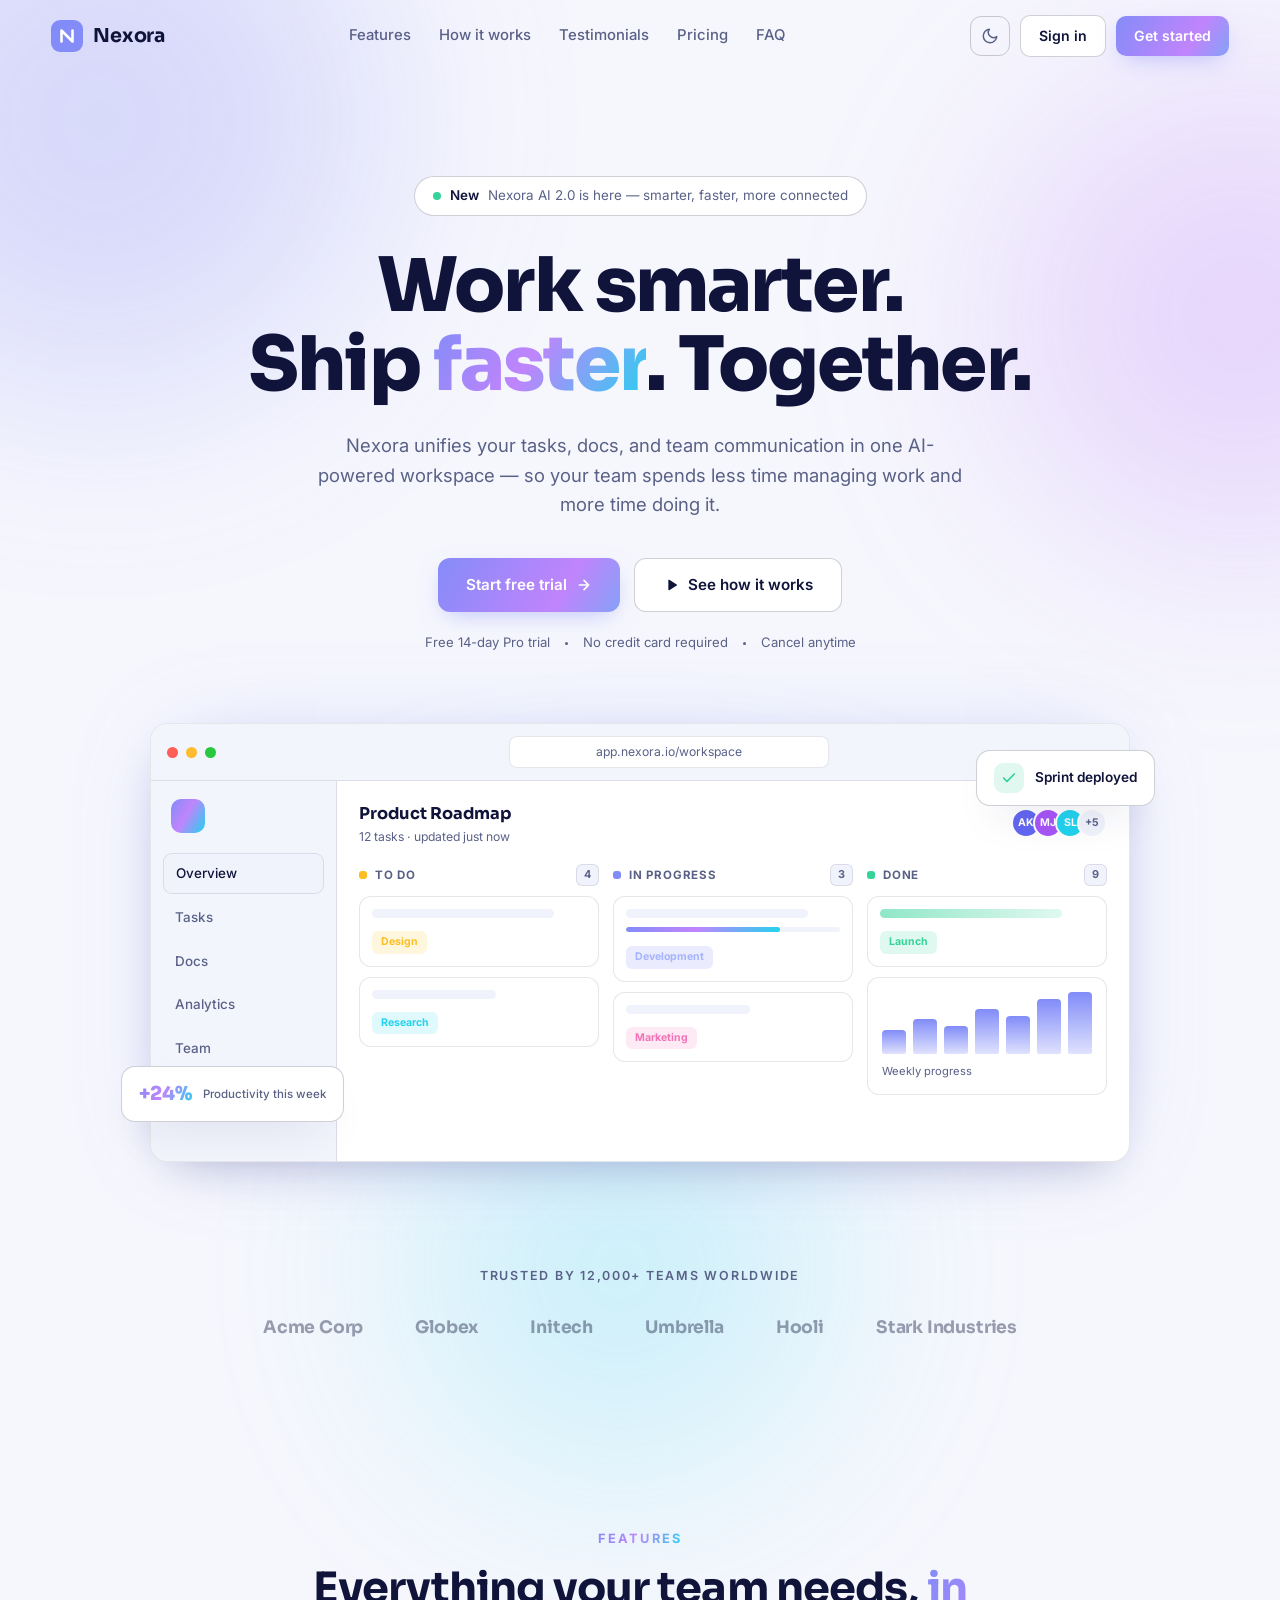
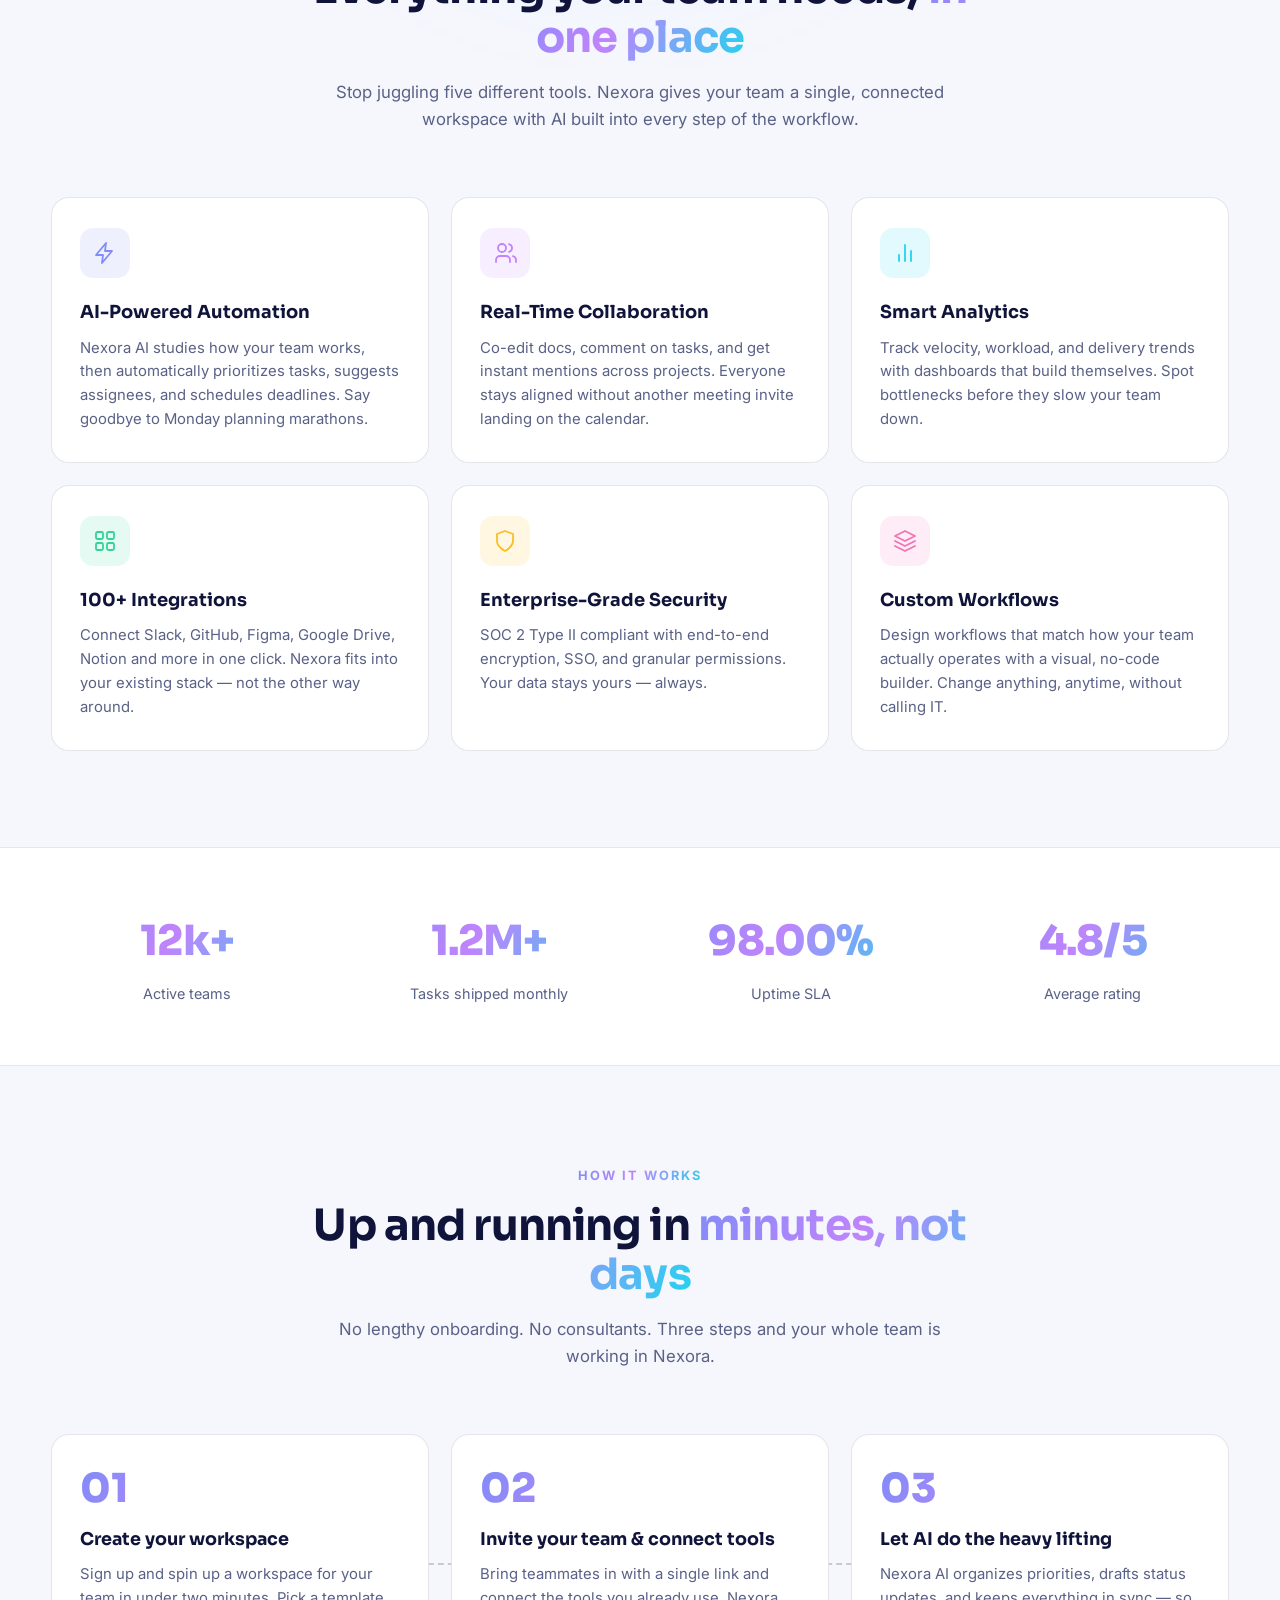
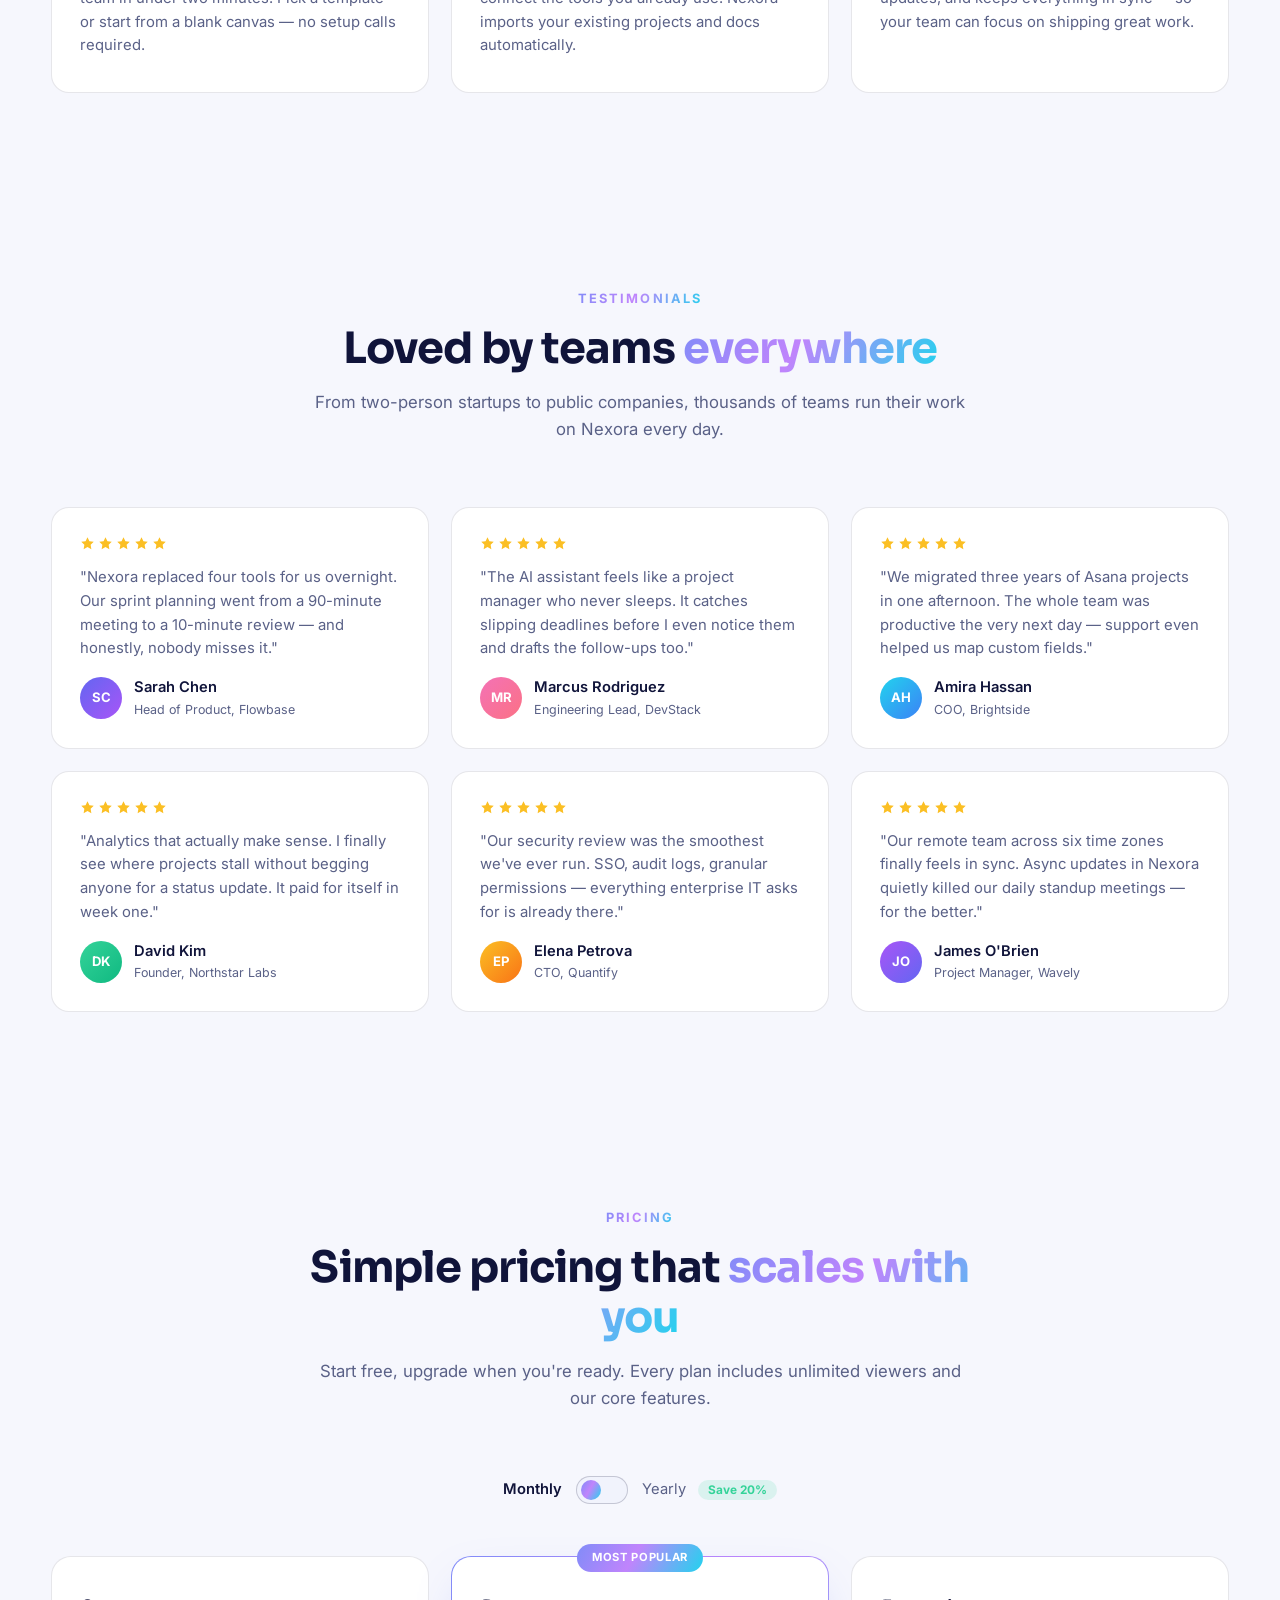
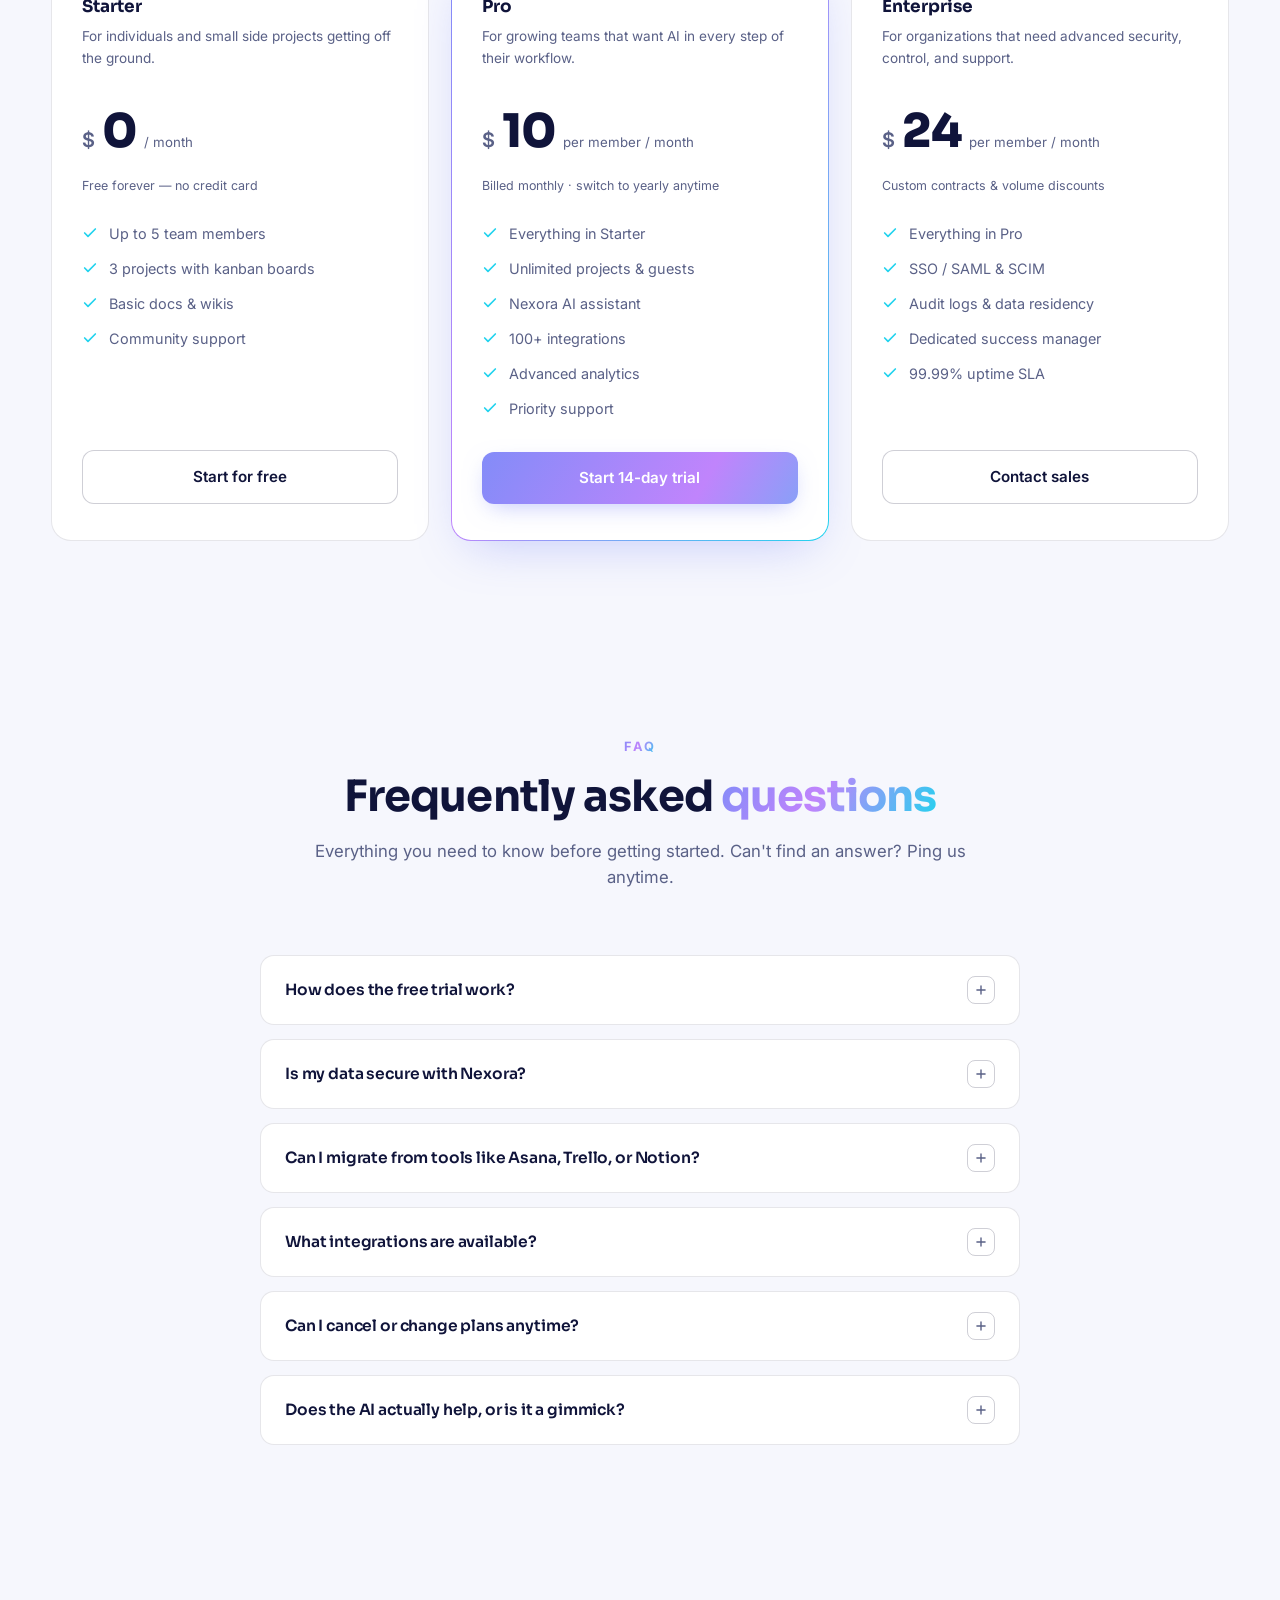
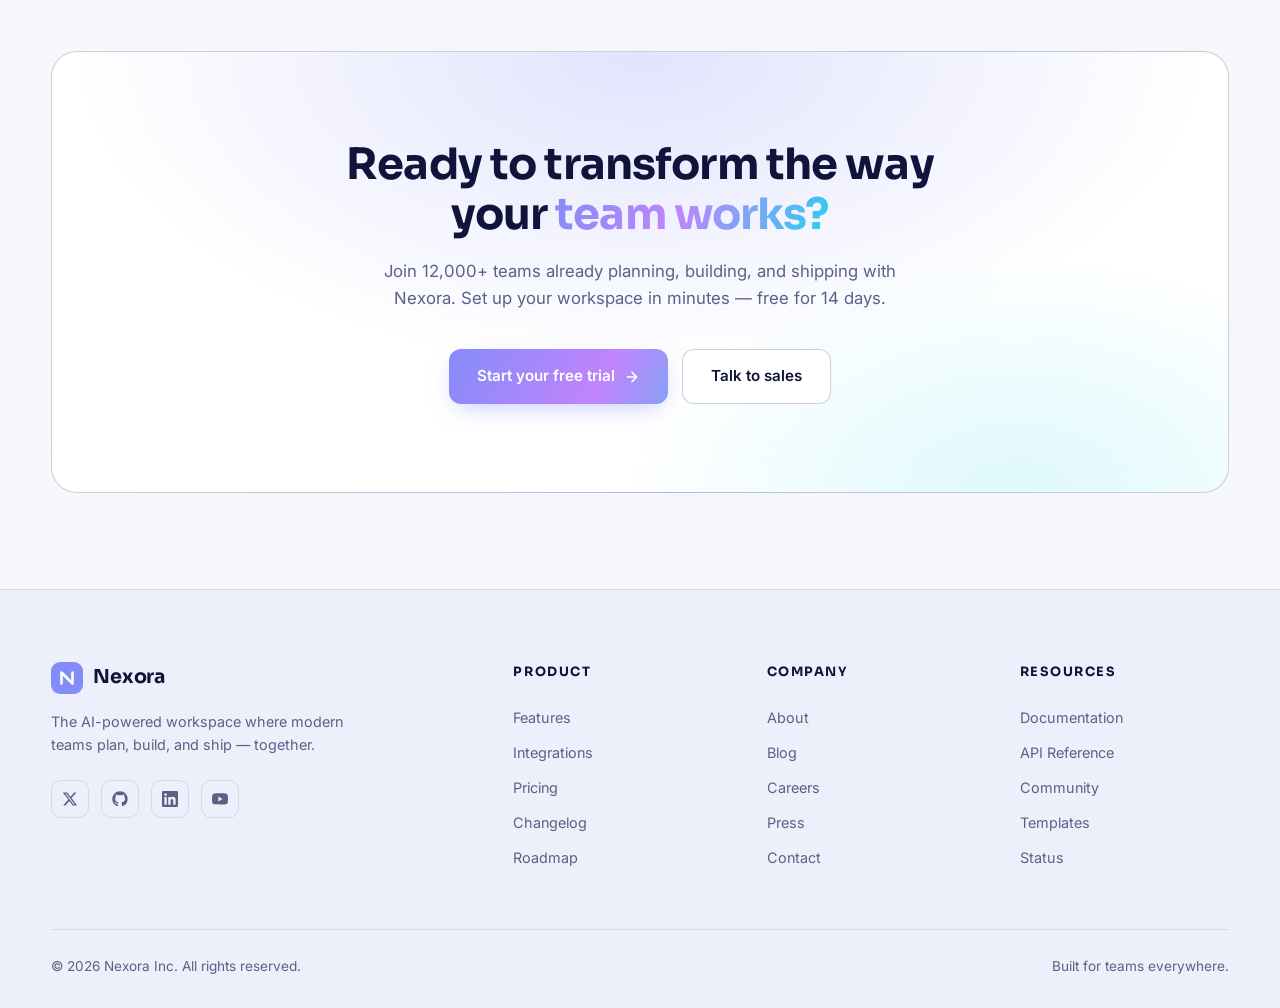
<file: index(3).html>
<!DOCTYPE html>
<html lang="en">
<head>
<meta charset="UTF-8">
<meta name="viewport" content="width=device-width, initial-scale=1.0">
<title>Nexora — AI-Powered Workspace for Modern Teams</title>
<meta name="description" content="Nexora brings your tasks, docs, and team communication into one AI-powered workspace. Plan, build, and ship faster — together.">
<meta property="og:title" content="Nexora — AI-Powered Workspace for Modern Teams">
<meta property="og:description" content="Plan, build, and ship faster — together. One AI-powered workspace for your tasks, docs, and team.">
<meta property="og:type" content="website">
<meta name="theme-color" content="#05060e">
<link rel="icon" href="data:image/svg+xml,%3Csvg xmlns='http://www.w3.org/2000/svg' viewBox='0 0 32 32'%3E%3Cdefs%3E%3ClinearGradient id='g' x1='0' y1='0' x2='1' y2='1'%3E%3Cstop offset='0' stop-color='%23818cf8'/%3E%3Cstop offset='1' stop-color='%2322d3ee'/%3E%3C/linearGradient%3E%3C/defs%3E%3Crect width='32' height='32' rx='9' fill='url(%23g)'/%3E%3Cpath d='M10.5 21.5v-11l11 11v-11' stroke='%23fff' stroke-width='2.6' stroke-linecap='round' stroke-linejoin='round' fill='none'/%3E%3C/svg%3E">
<link rel="preconnect" href="https://fonts.googleapis.com">
<link rel="preconnect" href="https://fonts.gstatic.com" crossorigin>
<link href="https://fonts.googleapis.com/css2?family=Inter:wght@400;500;600;700&family=Sora:wght@600;700;800&display=swap" rel="stylesheet">
<script>
/* Set theme before first paint to avoid flash */
(function(){try{var t=localStorage.getItem('theme');if(!t&&window.matchMedia&&window.matchMedia('(prefers-color-scheme: light)').matches){t='light';}if(t){document.documentElement.setAttribute('data-theme',t);}}catch(e){}})();
</script>
<style>
/* ============ Reset & Variables ============ */
*,*::before,*::after{margin:0;padding:0;box-sizing:border-box}
:root{
  --bg:#05060e; --bg-soft:#0a0c18; --nav-bg:rgba(6,7,17,.72);
  --surface:rgba(255,255,255,.035); --surface-2:rgba(255,255,255,.07);
  --border:rgba(255,255,255,.09); --border-2:rgba(255,255,255,.17);
  --text:#eef0fb; --muted:#9aa1c2; --card-solid:#0c0f20;
  --primary:#818cf8; --primary-2:#c084fc; --accent:#22d3ee;
  --gradient:linear-gradient(120deg,#818cf8,#c084fc 45%,#22d3ee);
  --card-shadow:0 20px 50px -20px rgba(0,0,0,.55);
  --win-bg:#0d1020; --win-side:#0a0c18;
}
[data-theme="light"]{
  --bg:#f6f7fd; --bg-soft:#edf0fa; --nav-bg:rgba(247,248,253,.8);
  --surface:#ffffff; --surface-2:#f1f3fc;
  --border:rgba(15,18,50,.1); --border-2:rgba(15,18,50,.2);
  --text:#10143a; --muted:#5a6187; --card-solid:#ffffff;
  --card-shadow:0 20px 45px -22px rgba(30,35,90,.28);
  --win-bg:#ffffff; --win-side:#f3f5fd;
}
html{scroll-behavior:smooth;scroll-padding-top:96px}
html,body{overflow-x:hidden}
body{font-family:'Inter',sans-serif;background:var(--bg);color:var(--text);line-height:1.6;-webkit-font-smoothing:antialiased;transition:background .4s,color .4s}
img,svg{display:block;max-width:100%}
a{text-decoration:none;color:inherit}
button{font:inherit;cursor:pointer;border:none;background:none;color:inherit}
ul{list-style:none}
::selection{background:rgba(129,140,248,.4)}
::-webkit-scrollbar{width:10px}
::-webkit-scrollbar-track{background:var(--bg)}
::-webkit-scrollbar-thumb{background:var(--surface-2);border-radius:8px;border:2px solid var(--bg)}
::-webkit-scrollbar-thumb:hover{background:var(--primary)}

.container{width:min(1180px,92%);margin-inline:auto}
section{padding:96px 0;position:relative}

/* ============ Typography helpers ============ */
.kicker{display:inline-block;font-size:.8rem;font-weight:700;letter-spacing:.16em;text-transform:uppercase;background:var(--gradient);-webkit-background-clip:text;background-clip:text;color:transparent;margin-bottom:14px}
h1,h2,h3{font-family:'Sora',sans-serif}
h2{font-size:clamp(1.9rem,3.6vw,2.7rem);letter-spacing:-.02em;line-height:1.15;margin-bottom:16px}
.lead{color:var(--muted);font-size:1.05rem}
.sec-head{text-align:center;max-width:660px;margin:0 auto 64px}
.grad-text{background:var(--gradient);-webkit-background-clip:text;background-clip:text;color:transparent}

/* ============ Buttons ============ */
.btn{display:inline-flex;align-items:center;justify-content:center;gap:9px;padding:14px 28px;border-radius:12px;font-weight:600;font-size:.95rem;transition:all .25s ease;white-space:nowrap}
.btn svg{transition:transform .25s}
.btn-primary{background:var(--gradient);background-size:160% 160%;background-position:0% 50%;color:#fff;box-shadow:0 8px 24px -8px rgba(129,140,248,.55)}
.btn-primary:hover{transform:translateY(-2px);box-shadow:0 14px 32px -10px rgba(129,140,248,.75);background-position:100% 50%}
.btn-primary:hover svg{transform:translateX(3px)}
.btn-ghost{border:1px solid var(--border-2);color:var(--text);background:var(--surface)}
.btn-ghost:hover{border-color:var(--primary);transform:translateY(-2px);background:var(--surface-2)}
.btn-sm{padding:9px 18px;border-radius:10px;font-size:.88rem}

/* ============ Navbar ============ */
.nav{position:fixed;top:0;left:0;right:0;z-index:100;transition:background .3s,border-color .3s,backdrop-filter .3s;border-bottom:1px solid transparent}
.nav.scrolled{background:var(--nav-bg);backdrop-filter:blur(16px);-webkit-backdrop-filter:blur(16px);border-bottom-color:var(--border)}
.nav-inner{display:flex;align-items:center;justify-content:space-between;height:72px;gap:16px}
.logo{display:flex;align-items:center;gap:10px;font-family:'Sora',sans-serif;font-weight:700;font-size:1.2rem;letter-spacing:-.01em}
.nav-menu{display:flex;align-items:center;gap:28px}
.nav-link{position:relative;color:var(--muted);font-weight:500;font-size:.93rem;transition:color .2s;padding:6px 0}
.nav-link:hover{color:var(--text)}
.nav-link::after{content:"";position:absolute;left:0;bottom:0;width:0;height:2px;background:var(--gradient);border-radius:2px;transition:width .25s}
.nav-link:hover::after{width:100%}
.nav-cta{display:flex;align-items:center;gap:10px}
.theme-btn{width:40px;height:40px;border-radius:11px;border:1px solid var(--border-2);display:grid;place-items:center;color:var(--muted);transition:all .25s}
.theme-btn:hover{color:var(--text);border-color:var(--primary);transform:translateY(-1px)}
[data-theme="light"] .i-sun{display:none}
html:not([data-theme="light"]) .i-moon{display:none}
.burger{display:none;flex-direction:column;gap:5px;width:42px;height:42px;border:1px solid var(--border-2);border-radius:11px;align-items:center;justify-content:center;transition:.25s}
.burger span{width:18px;height:2px;background:var(--text);border-radius:2px;transition:.3s}
.burger.open span:nth-child(1){transform:translateY(7px) rotate(45deg)}
.burger.open span:nth-child(2){opacity:0}
.burger.open span:nth-child(3){transform:translateY(-7px) rotate(-45deg)}

/* ============ Hero ============ */
.hero{padding:176px 0 96px;text-align:center;position:relative}
.orb{position:absolute;border-radius:50%;filter:blur(110px);opacity:.35;pointer-events:none;z-index:-1}
[data-theme="light"] .orb{opacity:.2}
.orb-1{width:560px;height:560px;background:#6366f1;top:-160px;left:-180px}
.orb-2{width:480px;height:480px;background:#a855f7;top:6%;right:-200px}
.orb-3{width:420px;height:420px;background:#22d3ee;bottom:-220px;left:32%;opacity:.22}
.badge{display:inline-flex;align-items:center;gap:9px;padding:8px 18px;border-radius:999px;border:1px solid var(--border-2);background:var(--surface);font-size:.84rem;color:var(--muted);margin-bottom:30px}
.badge b{color:var(--text);font-weight:600}
.pulse{width:8px;height:8px;border-radius:50%;background:#34d399;box-shadow:0 0 0 0 rgba(52,211,153,.55);animation:pulse 2.2s infinite}
@keyframes pulse{70%{box-shadow:0 0 0 9px rgba(52,211,153,0)}100%{box-shadow:0 0 0 0 rgba(52,211,153,0)}}
.hero h1{font-size:clamp(2.7rem,6.2vw,4.7rem);line-height:1.06;letter-spacing:-.025em;font-weight:800}
.hero-sub{max-width:660px;margin:26px auto 38px;color:var(--muted);font-size:clamp(1rem,1.5vw,1.16rem)}
.hero-actions{display:flex;gap:14px;justify-content:center;flex-wrap:wrap}
.hero-note{margin-top:20px;font-size:.82rem;color:var(--muted)}
.dot-sep{display:inline-block;width:3px;height:3px;border-radius:50%;background:var(--muted);margin:0 11px;vertical-align:middle}

/* ============ Hero visual (browser mockup) ============ */
.hero-visual{max-width:980px;margin:70px auto 0;position:relative;text-align:left}
.hero-visual::before{content:"";position:absolute;inset:-10% -14%;background:radial-gradient(50% 60% at 50% 45%,rgba(129,140,248,.2),transparent 70%);z-index:-1;filter:blur(28px)}
.window{background:var(--win-bg);border:1px solid var(--border);border-radius:18px;overflow:hidden;box-shadow:var(--card-shadow),0 0 90px -30px rgba(129,140,248,.4)}
.win-bar{display:flex;align-items:center;gap:8px;padding:12px 16px;border-bottom:1px solid var(--border);background:var(--win-side)}
.wdot{width:11px;height:11px;border-radius:50%}
.wdot.r{background:#ff5f57}.wdot.y{background:#febc2e}.wdot.g{background:#28c840}
.url-pill{margin:0 auto;width:min(320px,55%);text-align:center;font-size:.76rem;color:var(--muted);background:var(--surface);border:1px solid var(--border);border-radius:8px;padding:5px 12px}
.win-body{display:flex;min-height:380px}
.win-side{width:186px;border-right:1px solid var(--border);background:var(--win-side);padding:16px 12px;display:flex;flex-direction:column;gap:4px;flex-shrink:0}
.side-logo{width:34px;height:34px;border-radius:10px;background:var(--gradient);margin:2px 8px 16px}
.side-item{padding:9px 12px;border-radius:9px;color:var(--muted);font-size:.84rem;font-weight:500}
.side-item.active{background:var(--surface-2);color:var(--text);border:1px solid var(--border)}
.win-main{flex:1;padding:20px 22px;min-width:0}
.win-head{display:flex;justify-content:space-between;align-items:center;margin-bottom:18px;gap:12px}
.win-title{font-family:'Sora',sans-serif;font-weight:700;font-size:1.02rem}
.win-sub{font-size:.76rem;color:var(--muted)}
.win-avatars{display:flex;padding-left:8px}
.win-avatars span{width:30px;height:30px;border-radius:50%;border:2px solid var(--win-bg);margin-left:-8px;display:grid;place-items:center;font-size:.66rem;font-weight:700;color:#fff}
.win-avatars span:nth-child(1){background:#6366f1}
.win-avatars span:nth-child(2){background:#a855f7}
.win-avatars span:nth-child(3){background:#22d3ee}
.win-avatars span.more{background:var(--surface-2);color:var(--muted)}
.board{display:grid;grid-template-columns:repeat(3,1fr);gap:14px}
.col-head{display:flex;align-items:center;gap:8px;font-size:.72rem;font-weight:700;color:var(--muted);margin-bottom:10px;text-transform:uppercase;letter-spacing:.07em}
.col-head i{width:8px;height:8px;border-radius:3px;flex-shrink:0}
.col:nth-child(1) .col-head i{background:#fbbf24}
.col:nth-child(2) .col-head i{background:#818cf8}
.col:nth-child(3) .col-head i{background:#34d399}
.col-head .count{margin-left:auto;background:var(--surface-2);border:1px solid var(--border);border-radius:6px;padding:1px 7px;font-size:.68rem;letter-spacing:0}
.card{background:var(--surface);border:1px solid var(--border);border-radius:12px;padding:12px;margin-bottom:10px;transition:transform .25s,border-color .25s}
.card:hover{transform:translateY(-2px);border-color:var(--border-2)}
.c-top{height:9px;width:85%;border-radius:5px;background:var(--surface-2);margin-bottom:9px}
.c-top.short{width:58%}
.card.done .c-top{background:linear-gradient(90deg,rgba(52,211,153,.55),rgba(52,211,153,.15))}
.tag{display:inline-block;font-size:.66rem;font-weight:700;padding:3px 9px;border-radius:6px}
.t1{background:rgba(251,191,36,.15);color:#fbbf24}
.t2{background:rgba(34,211,238,.14);color:#22d3ee}
.t3{background:rgba(129,140,248,.17);color:#a5b4fc}
.t4{background:rgba(244,114,182,.15);color:#f472b6}
.t5{background:rgba(52,211,153,.15);color:#34d399}
.bar-mini{height:5px;border-radius:4px;background:var(--surface-2);margin-bottom:10px;overflow:hidden}
.bar-mini i{display:block;height:100%;width:0;background:var(--gradient);border-radius:4px;animation:grow 1.5s .7s cubic-bezier(.2,.7,.3,1) forwards}
@keyframes grow{to{width:72%}}
.chart{background:var(--surface);border:1px solid var(--border);border-radius:12px;padding:14px}
.bars{display:flex;align-items:flex-end;gap:7px;height:62px;margin-bottom:9px}
.bars i{flex:1;border-radius:4px 4px 2px 2px;background:linear-gradient(180deg,#818cf8,rgba(129,140,248,.25));height:var(--h);animation:rise .9s cubic-bezier(.2,.7,.3,1) both}
@keyframes rise{from{height:0}}
.chart-label{font-size:.7rem;color:var(--muted)}
.float-chip{position:absolute;display:flex;align-items:center;gap:11px;background:var(--card-solid);border:1px solid var(--border-2);border-radius:14px;padding:12px 17px;font-size:.85rem;font-weight:600;box-shadow:var(--card-shadow);animation:floaty 5.5s ease-in-out infinite}
.chip-1{top:6%;right:-2.5%;animation-delay:.9s}
.chip-2{bottom:9%;left:-3%;animation-delay:1.6s}
.chip-1 .ic{width:30px;height:30px;border-radius:9px;background:rgba(52,211,153,.15);color:#34d399;display:grid;place-items:center;flex-shrink:0}
.chip-2 .pct{background:var(--gradient);-webkit-background-clip:text;background-clip:text;color:transparent;font-family:'Sora',sans-serif;font-size:1.2rem;font-weight:800}
.chip-2 small{display:block;font-weight:500;color:var(--muted);font-size:.72rem}
@keyframes floaty{0%,100%{transform:translateY(0)}50%{transform:translateY(-12px)}}

/* ============ Trusted logos ============ */
.trusted{padding:8px 0 88px;text-align:center}
.trusted-label{font-size:.78rem;text-transform:uppercase;letter-spacing:.14em;color:var(--muted);margin-bottom:28px;font-weight:600}
.trusted-logos{display:flex;flex-wrap:wrap;justify-content:center;gap:20px 52px}
.trusted-logos span{font-family:'Sora',sans-serif;font-weight:700;font-size:1.08rem;color:var(--text);opacity:.4;transition:opacity .25s;letter-spacing:-.01em}
.trusted-logos span:hover{opacity:.85}
/* ============ Features ============ */
.features-grid{display:grid;grid-template-columns:repeat(3,1fr);gap:22px}
.f-card{--c:#818cf8;background:var(--surface);border:1px solid var(--border);border-radius:18px;padding:30px 28px;transition:transform .3s,border-color .3s,box-shadow .3s;position:relative;overflow:hidden}
.f-card::before{content:"";position:absolute;top:0;left:0;right:0;height:1px;background:linear-gradient(90deg,transparent,var(--c),transparent);opacity:0;transition:opacity .3s}
.f-card:hover{transform:translateY(-6px);box-shadow:var(--card-shadow)}
.f-card:hover::before{opacity:.7}
.f-icon{width:50px;height:50px;border-radius:13px;display:grid;place-items:center;margin-bottom:20px;background:color-mix(in srgb,var(--c) 13%,transparent);color:var(--c)}
.f-card h3{font-size:1.12rem;margin-bottom:10px;font-weight:700}
.f-card p{color:var(--muted);font-size:.93rem}

/* ============ Stats band ============ */
.stats-band{border-top:1px solid var(--border);border-bottom:1px solid var(--border);background:var(--surface);padding:60px 0}
.stats-grid{display:grid;grid-template-columns:repeat(4,1fr);gap:30px;text-align:center}
.stat-num{font-family:'Sora',sans-serif;font-weight:800;font-size:clamp(1.9rem,3.4vw,2.6rem);letter-spacing:-.02em;background:var(--gradient);-webkit-background-clip:text;background-clip:text;color:transparent}
.stat-label{color:var(--muted);font-size:.9rem;margin-top:8px}

/* ============ How it works ============ */
.steps{display:grid;grid-template-columns:repeat(3,1fr);gap:22px;position:relative}
.steps::before{content:"";position:absolute;top:50%;left:10%;right:10%;border-top:2px dashed var(--border-2)}
.step{background:var(--card-solid);border:1px solid var(--border);border-radius:18px;padding:34px 28px;position:relative;transition:transform .3s,border-color .3s,box-shadow .3s}
.step:hover{transform:translateY(-6px);border-color:rgba(129,140,248,.5);box-shadow:var(--card-shadow)}
.step-num{font-family:'Sora',sans-serif;font-weight:800;font-size:2.5rem;line-height:1;background:var(--gradient);-webkit-background-clip:text;background-clip:text;color:transparent;display:block;margin-bottom:16px}
.step h3{font-size:1.1rem;margin-bottom:10px;font-weight:700}
.step p{color:var(--muted);font-size:.93rem}

/* ============ Testimonials ============ */
.testi-grid{display:grid;grid-template-columns:repeat(3,1fr);gap:22px}
.t-card{background:var(--surface);border:1px solid var(--border);border-radius:18px;padding:28px;display:flex;flex-direction:column;gap:15px;transition:transform .3s,border-color .3s,box-shadow .3s}
.t-card:hover{transform:translateY(-5px);box-shadow:var(--card-shadow);border-color:var(--border-2)}
.stars{display:flex;gap:3px;color:#fbbf24}
.t-quote{color:var(--muted);font-size:.93rem;flex:1}
.t-author{display:flex;align-items:center;gap:12px}
.t-avatar{width:42px;height:42px;border-radius:50%;display:grid;place-items:center;font-weight:700;font-size:.82rem;color:#fff;flex-shrink:0}
.t-name{font-weight:600;font-size:.92rem}
.t-role{font-size:.78rem;color:var(--muted)}

/* ============ Pricing ============ */
.billing-toggle{display:flex;align-items:center;justify-content:center;gap:14px;margin-bottom:52px;font-size:.92rem;color:var(--muted);flex-wrap:wrap}
.billing-toggle b{color:var(--text);font-weight:600}
.switch{position:relative;width:52px;height:28px;display:inline-block}
.switch input{opacity:0;width:0;height:0;position:absolute}
.slider{position:absolute;inset:0;background:var(--surface-2);border:1px solid var(--border-2);border-radius:999px;cursor:pointer;transition:.3s}
.slider::before{content:"";position:absolute;width:20px;height:20px;border-radius:50%;background:var(--gradient);top:3px;left:4px;transition:.3s}
.switch input:checked + .slider::before{transform:translateX(23px)}
.save-badge{background:rgba(52,211,153,.14);color:#34d399;font-size:.74rem;font-weight:700;padding:3px 10px;border-radius:999px;margin-left:8px}
.pricing-grid{display:grid;grid-template-columns:repeat(3,1fr);gap:22px;align-items:stretch}
.p-card{background:var(--surface);border:1px solid var(--border);border-radius:20px;padding:36px 30px;display:flex;flex-direction:column;position:relative;transition:transform .3s,box-shadow .3s}
.p-card:hover{transform:translateY(-6px);box-shadow:var(--card-shadow)}
.p-card.popular{border:1px solid transparent;background:linear-gradient(var(--card-solid),var(--card-solid)) padding-box,var(--gradient) border-box;box-shadow:0 18px 50px -18px rgba(129,140,248,.45)}
.p-badge{position:absolute;top:-13px;left:50%;transform:translateX(-50%);background:var(--gradient);color:#fff;font-size:.7rem;font-weight:700;padding:5px 15px;border-radius:999px;letter-spacing:.06em;text-transform:uppercase;white-space:nowrap}
.p-name{font-family:'Sora',sans-serif;font-weight:700;font-size:1.06rem;margin-bottom:6px}
.p-desc{color:var(--muted);font-size:.85rem;margin-bottom:24px}
.p-price{display:flex;align-items:baseline;gap:7px}
.p-price .cur{font-size:1.25rem;font-weight:600;color:var(--muted)}
.p-price .amount{font-family:'Sora',sans-serif;font-weight:800;font-size:2.9rem;letter-spacing:-.02em;display:inline-block}
.amount.bump{animation:bump .35s ease}
@keyframes bump{40%{transform:scale(1.14)}}
.p-price .period{color:var(--muted);font-size:.83rem}
.p-note{font-size:.78rem;color:var(--muted);margin:8px 0 26px;min-height:18px}
.p-list{display:flex;flex-direction:column;gap:12px;margin-bottom:32px;flex:1}
.p-list li{display:flex;gap:11px;font-size:.9rem;color:var(--muted);align-items:flex-start}
.p-list svg{flex-shrink:0;margin-top:3px;color:var(--accent)}
.p-card .btn{width:100%}

/* ============ FAQ ============ */
.faq-wrap{max-width:760px;margin:0 auto}
.faq-item{border:1px solid var(--border);border-radius:14px;background:var(--surface);margin-bottom:14px;overflow:hidden;transition:border-color .3s}
.faq-item.open{border-color:var(--border-2)}
.faq-q{width:100%;display:flex;justify-content:space-between;align-items:center;gap:16px;text-align:left;padding:20px 24px;font-weight:600;font-size:.97rem;font-family:'Sora',sans-serif;letter-spacing:-.01em}
.faq-q .fx{flex-shrink:0;width:28px;height:28px;border-radius:8px;border:1px solid var(--border-2);display:grid;place-items:center;transition:.3s;color:var(--muted)}
.faq-item.open .fx{transform:rotate(45deg);background:var(--gradient);color:#fff;border-color:transparent}
.faq-a{max-height:0;overflow:hidden;transition:max-height .35s ease}
.faq-a p{padding:0 24px 22px;color:var(--muted);font-size:.93rem}

/* ============ CTA ============ */
.cta-panel{position:relative;overflow:hidden;border-radius:26px;border:1px solid var(--border-2);padding:clamp(52px,7vw,88px) 28px;text-align:center;background:radial-gradient(80% 120% at 50% 0%,rgba(129,140,248,.24),transparent 60%),radial-gradient(55% 90% at 82% 100%,rgba(34,211,238,.15),transparent 60%),var(--card-solid)}
.cta-panel h2{max-width:660px;margin:0 auto 18px}
.cta-panel .lead{max-width:560px;margin:0 auto 38px}
.cta-actions{display:flex;gap:14px;justify-content:center;flex-wrap:wrap}

/* ============ Footer ============ */
.footer{border-top:1px solid var(--border);padding:72px 0 30px;background:var(--bg-soft)}
.footer-grid{display:grid;grid-template-columns:2fr 1fr 1fr 1fr;gap:44px;margin-bottom:54px}
.f-brand p{color:var(--muted);font-size:.9rem;margin-top:16px;max-width:300px}
.socials{display:flex;gap:12px;margin-top:24px}
.socials a{width:38px;height:38px;border-radius:10px;border:1px solid var(--border);display:grid;place-items:center;color:var(--muted);transition:all .25s}
.socials a:hover{color:var(--text);border-color:var(--primary);transform:translateY(-2px)}
.f-col h4{font-size:.8rem;text-transform:uppercase;letter-spacing:.12em;margin-bottom:18px;font-family:'Sora',sans-serif;color:var(--text)}
.f-col a{display:block;color:var(--muted);font-size:.9rem;padding:6px 0;transition:color .2s}
.f-col a:hover{color:var(--text)}
.footer-bottom{border-top:1px solid var(--border);padding-top:26px;display:flex;justify-content:space-between;align-items:center;gap:12px;flex-wrap:wrap;color:var(--muted);font-size:.85rem}

/* ============ Reveal animations ============ */
.reveal{opacity:0;transform:translateY(28px);transition:opacity .7s ease,transform .7s ease}
.reveal.visible{opacity:1;transform:none}
.d1{transition-delay:.08s}.d2{transition-delay:.16s}.d3{transition-delay:.24s}.d4{transition-delay:.32s}.d5{transition-delay:.4s}

/* ============ Responsive ============ */
@media(max-width:1024px){
  .features-grid,.testi-grid{grid-template-columns:repeat(2,1fr)}
  .win-side{width:150px}
}
@media(max-width:900px){
  .nav-menu{position:fixed;top:84px;left:16px;right:16px;flex-direction:column;align-items:stretch;gap:4px;background:var(--card-solid);border:1px solid var(--border);border-radius:16px;padding:14px;box-shadow:var(--card-shadow);display:none}
  .nav-menu.open{display:flex}
  .nav-link{padding:12px 14px;border-radius:10px;font-size:.98rem}
  .nav-link::after{display:none}
  .nav-link:hover{background:var(--surface-2)}
  .burger{display:flex}
  .steps{grid-template-columns:1fr;max-width:480px;margin:0 auto}
  .steps::before{display:none}
  .pricing-grid{grid-template-columns:1fr;max-width:460px;margin:0 auto}
  .footer-grid{grid-template-columns:1fr 1fr;gap:36px}
  .hide-sm{display:none}
}
@media(max-width:760px){
  .stats-grid{grid-template-columns:1fr 1fr;gap:36px}
  .win-side{display:none}
  .win-body{min-height:320px}
}
@media(max-width:640px){
  section{padding:76px 0}
  .hero{padding:150px 0 76px}
  .features-grid,.testi-grid{grid-template-columns:1fr}
  .board{grid-template-columns:1fr 1fr}
  .board .col:nth-child(3){display:none}
  .chip-1{right:0}
  .chip-2{left:0}
  .float-chip{font-size:.76rem;padding:10px 13px}
  .trusted-logos{gap:16px 34px}
  .trusted-logos span{font-size:.95rem}
  .footer-grid{grid-template-columns:1fr;gap:32px}
  .footer-bottom{flex-direction:column;text-align:center}
}
@media(prefers-reduced-motion:reduce){
  *,*::before,*::after{animation:none!important;transition:none!important}
  .reveal{opacity:1;transform:none}
}
</style>
</head>
<body>
<!-- ================= NAVBAR ================= -->
<header class="nav" id="nav">
  <div class="container nav-inner">
    <a href="#top" class="logo" aria-label="Nexora home">
      <svg width="32" height="32" viewBox="0 0 32 32" fill="none" xmlns="http://www.w3.org/2000/svg">
        <defs><linearGradient id="lg" x1="0" y1="0" x2="32" y2="32"><stop stop-color="#818CF8"/><stop offset=".5" stop-color="#C084FC"/><stop offset="1" stop-color="#22D3EE"/></linearGradient></defs>
        <rect width="32" height="32" rx="9" fill="url(#lg)"/>
        <path d="M10.5 21.5v-11l11 11v-11" stroke="#fff" stroke-width="2.6" stroke-linecap="round" stroke-linejoin="round"/>
      </svg>
      <span>Nexora</span>
    </a>
    <nav class="nav-menu" id="navMenu">
      <a class="nav-link" href="#features">Features</a>
      <a class="nav-link" href="#how">How it works</a>
      <a class="nav-link" href="#testimonials">Testimonials</a>
      <a class="nav-link" href="#pricing">Pricing</a>
      <a class="nav-link" href="#faq">FAQ</a>
    </nav>
    <div class="nav-cta">
      <button class="theme-btn" id="themeToggle" aria-label="Toggle color theme">
        <svg class="i-sun" width="18" height="18" viewBox="0 0 24 24" fill="none" stroke="currentColor" stroke-width="2" stroke-linecap="round" stroke-linejoin="round"><circle cx="12" cy="12" r="4"/><path d="M12 2v2M12 20v2M4.93 4.93l1.41 1.41M17.66 17.66l1.41 1.41M2 12h2M20 12h2M4.93 19.07l1.41-1.41M17.66 6.34l1.41-1.41"/></svg>
        <svg class="i-moon" width="18" height="18" viewBox="0 0 24 24" fill="none" stroke="currentColor" stroke-width="2" stroke-linecap="round" stroke-linejoin="round"><path d="M21 12.79A9 9 0 1 1 11.21 3 7 7 0 0 0 21 12.79z"/></svg>
      </button>
      <a href="#pricing" class="btn btn-ghost btn-sm hide-sm">Sign in</a>
      <a href="#pricing" class="btn btn-primary btn-sm">Get started</a>
      <button class="burger" id="burger" aria-label="Open menu" aria-expanded="false"><span></span><span></span><span></span></button>
    </div>
  </div>
</header>

<!-- ================= HERO ================= -->
<section class="hero" id="top">
  <div class="orb orb-1"></div><div class="orb orb-2"></div><div class="orb orb-3"></div>
  <div class="container">
    <div class="badge reveal"><span class="pulse"></span><b>New</b><span>Nexora AI 2.0 is here &mdash; smarter, faster, more connected</span></div>
    <h1 class="reveal d1">Work smarter.<br>Ship <span class="grad-text">faster</span>. Together.</h1>
    <p class="hero-sub reveal d2">Nexora unifies your tasks, docs, and team communication in one AI-powered workspace &mdash; so your team spends less time managing work and more time doing it.</p>
    <div class="hero-actions reveal d3">
      <a href="#pricing" class="btn btn-primary">Start free trial
        <svg width="16" height="16" viewBox="0 0 24 24" fill="none" stroke="currentColor" stroke-width="2.4" stroke-linecap="round" stroke-linejoin="round"><path d="M5 12h14M12 5l7 7-7 7"/></svg>
      </a>
      <a href="#how" class="btn btn-ghost">
        <svg width="16" height="16" viewBox="0 0 24 24" fill="currentColor"><path d="M8 5.14v13.72c0 .8.87 1.3 1.56.9l11-6.86a1.05 1.05 0 0 0 0-1.8l-11-6.86A1.05 1.05 0 0 0 8 5.14z"/></svg>
        See how it works
      </a>
    </div>
    <p class="hero-note reveal d3">Free 14-day Pro trial <span class="dot-sep"></span> No credit card required <span class="dot-sep"></span> Cancel anytime</p>

    <div class="hero-visual reveal d4">
      <div class="window">
        <div class="win-bar">
          <span class="wdot r"></span><span class="wdot y"></span><span class="wdot g"></span>
          <div class="url-pill">app.nexora.io/workspace</div>
        </div>
        <div class="win-body">
          <aside class="win-side">
            <div class="side-logo"></div>
            <div class="side-item active">Overview</div>
            <div class="side-item">Tasks</div>
            <div class="side-item">Docs</div>
            <div class="side-item">Analytics</div>
            <div class="side-item">Team</div>
          </aside>
          <div class="win-main">
            <div class="win-head">
              <div>
                <div class="win-title">Product Roadmap</div>
                <div class="win-sub">12 tasks &middot; updated just now</div>
              </div>
              <div class="win-avatars"><span>AK</span><span>MJ</span><span>SL</span><span class="more">+5</span></div>
            </div>
            <div class="board">
              <div class="col">
                <div class="col-head"><i></i>To do <span class="count">4</span></div>
                <div class="card"><div class="c-top"></div><div class="tag t1">Design</div></div>
                <div class="card"><div class="c-top short"></div><div class="tag t2">Research</div></div>
              </div>
              <div class="col">
                <div class="col-head"><i></i>In progress <span class="count">3</span></div>
                <div class="card"><div class="c-top"></div><div class="bar-mini"><i></i></div><div class="tag t3">Development</div></div>
                <div class="card"><div class="c-top short"></div><div class="tag t4">Marketing</div></div>
              </div>
              <div class="col">
                <div class="col-head"><i></i>Done <span class="count">9</span></div>
                <div class="card done"><div class="c-top"></div><div class="tag t5">Launch</div></div>
                <div class="chart">
                  <div class="bars">
                    <i style="--h:38%;animation-delay:.1s"></i><i style="--h:56%;animation-delay:.18s"></i><i style="--h:44%;animation-delay:.26s"></i><i style="--h:72%;animation-delay:.34s"></i><i style="--h:60%;animation-delay:.42s"></i><i style="--h:88%;animation-delay:.5s"></i><i style="--h:100%;animation-delay:.58s"></i>
                  </div>
                  <div class="chart-label">Weekly progress</div>
                </div>
              </div>
            </div>
          </div>
        </div>
      </div>
      <div class="float-chip chip-1">
        <span class="ic"><svg width="16" height="16" viewBox="0 0 24 24" fill="none" stroke="currentColor" stroke-width="2.6" stroke-linecap="round" stroke-linejoin="round"><path d="M20 6L9 17l-5-5"/></svg></span>
        Sprint deployed
      </div>
      <div class="float-chip chip-2"><span class="pct">+24%</span><span><small>Productivity this week</small></span></div>
    </div>
  </div>
</section>

<!-- ================= TRUSTED BY ================= -->
<div class="trusted reveal">
  <div class="container">
    <p class="trusted-label">Trusted by 12,000+ teams worldwide</p>
    <div class="trusted-logos">
      <span>Acme Corp</span><span>Globex</span><span>Initech</span><span>Umbrella</span><span>Hooli</span><span>Stark Industries</span>
    </div>
  </div>
</div>
<!-- ================= FEATURES ================= -->
<section id="features">
  <div class="container">
    <div class="sec-head reveal">
      <span class="kicker">Features</span>
      <h2>Everything your team needs, <span class="grad-text">in one place</span></h2>
      <p class="lead">Stop juggling five different tools. Nexora gives your team a single, connected workspace with AI built into every step of the workflow.</p>
    </div>
    <div class="features-grid">
      <div class="f-card reveal" style="--c:#818cf8">
        <div class="f-icon"><svg width="24" height="24" viewBox="0 0 24 24" fill="none" stroke="currentColor" stroke-width="1.8" stroke-linecap="round" stroke-linejoin="round"><path d="M13 2L3 14h7l-1 8 10-12h-7l1-8z"/></svg></div>
        <h3>AI-Powered Automation</h3>
        <p>Nexora AI studies how your team works, then automatically prioritizes tasks, suggests assignees, and schedules deadlines. Say goodbye to Monday planning marathons.</p>
      </div>
      <div class="f-card reveal d1" style="--c:#c084fc">
        <div class="f-icon"><svg width="24" height="24" viewBox="0 0 24 24" fill="none" stroke="currentColor" stroke-width="1.8" stroke-linecap="round" stroke-linejoin="round"><path d="M17 21v-2a4 4 0 0 0-4-4H7a4 4 0 0 0-4 4v2"/><circle cx="9" cy="7" r="4"/><path d="M23 21v-2a4 4 0 0 0-3-3.87"/><path d="M16 3.13a4 4 0 0 1 0 7.75"/></svg></div>
        <h3>Real-Time Collaboration</h3>
        <p>Co-edit docs, comment on tasks, and get instant mentions across projects. Everyone stays aligned without another meeting invite landing on the calendar.</p>
      </div>
      <div class="f-card reveal d2" style="--c:#22d3ee">
        <div class="f-icon"><svg width="24" height="24" viewBox="0 0 24 24" fill="none" stroke="currentColor" stroke-width="1.8" stroke-linecap="round" stroke-linejoin="round"><path d="M18 20V10"/><path d="M12 20V4"/><path d="M6 20v-6"/></svg></div>
        <h3>Smart Analytics</h3>
        <p>Track velocity, workload, and delivery trends with dashboards that build themselves. Spot bottlenecks before they slow your team down.</p>
      </div>
      <div class="f-card reveal" style="--c:#34d399">
        <div class="f-icon"><svg width="24" height="24" viewBox="0 0 24 24" fill="none" stroke="currentColor" stroke-width="1.8" stroke-linecap="round" stroke-linejoin="round"><rect x="3" y="3" width="7" height="7" rx="1.5"/><rect x="14" y="3" width="7" height="7" rx="1.5"/><rect x="3" y="14" width="7" height="7" rx="1.5"/><rect x="14" y="14" width="7" height="7" rx="1.5"/></svg></div>
        <h3>100+ Integrations</h3>
        <p>Connect Slack, GitHub, Figma, Google Drive, Notion and more in one click. Nexora fits into your existing stack &mdash; not the other way around.</p>
      </div>
      <div class="f-card reveal d1" style="--c:#fbbf24">
        <div class="f-icon"><svg width="24" height="24" viewBox="0 0 24 24" fill="none" stroke="currentColor" stroke-width="1.8" stroke-linecap="round" stroke-linejoin="round"><path d="M12 22s8-4 8-10V5l-8-3-8 3v7c0 6 8 10 8 10z"/></svg></div>
        <h3>Enterprise-Grade Security</h3>
        <p>SOC 2 Type II compliant with end-to-end encryption, SSO, and granular permissions. Your data stays yours &mdash; always.</p>
      </div>
      <div class="f-card reveal d2" style="--c:#f472b6">
        <div class="f-icon"><svg width="24" height="24" viewBox="0 0 24 24" fill="none" stroke="currentColor" stroke-width="1.8" stroke-linecap="round" stroke-linejoin="round"><path d="M12 2L2 7l10 5 10-5-10-5z"/><path d="M2 17l10 5 10-5"/><path d="M2 12l10 5 10-5"/></svg></div>
        <h3>Custom Workflows</h3>
        <p>Design workflows that match how your team actually operates with a visual, no-code builder. Change anything, anytime, without calling IT.</p>
      </div>
    </div>
  </div>
</section>

<!-- ================= STATS ================= -->
<div class="stats-band">
  <div class="container">
    <div class="stats-grid">
      <div class="reveal"><div class="stat-num"><span data-count="12">0</span>k+</div><div class="stat-label">Active teams</div></div>
      <div class="reveal d1"><div class="stat-num"><span data-count="1.2">0</span>M+</div><div class="stat-label">Tasks shipped monthly</div></div>
      <div class="reveal d2"><div class="stat-num"><span data-count="99.99">0</span>%</div><div class="stat-label">Uptime SLA</div></div>
      <div class="reveal d3"><div class="stat-num"><span data-count="4.9">0</span>/5</div><div class="stat-label">Average rating</div></div>
    </div>
  </div>
</div>

<!-- ================= HOW IT WORKS ================= -->
<section id="how">
  <div class="container">
    <div class="sec-head reveal">
      <span class="kicker">How it works</span>
      <h2>Up and running in <span class="grad-text">minutes, not days</span></h2>
      <p class="lead">No lengthy onboarding. No consultants. Three steps and your whole team is working in Nexora.</p>
    </div>
    <div class="steps">
      <div class="step reveal">
        <span class="step-num">01</span>
        <h3>Create your workspace</h3>
        <p>Sign up and spin up a workspace for your team in under two minutes. Pick a template or start from a blank canvas &mdash; no setup calls required.</p>
      </div>
      <div class="step reveal d1">
        <span class="step-num">02</span>
        <h3>Invite your team &amp; connect tools</h3>
        <p>Bring teammates in with a single link and connect the tools you already use. Nexora imports your existing projects and docs automatically.</p>
      </div>
      <div class="step reveal d2">
        <span class="step-num">03</span>
        <h3>Let AI do the heavy lifting</h3>
        <p>Nexora AI organizes priorities, drafts status updates, and keeps everything in sync &mdash; so your team can focus on shipping great work.</p>
      </div>
    </div>
  </div>
</section>

<!-- ================= TESTIMONIALS ================= -->
<section id="testimonials">
  <div class="container">
    <div class="sec-head reveal">
      <span class="kicker">Testimonials</span>
      <h2>Loved by teams <span class="grad-text">everywhere</span></h2>
      <p class="lead">From two-person startups to public companies, thousands of teams run their work on Nexora every day.</p>
    </div>
    <div class="testi-grid">
      <div class="t-card reveal">
        <div class="stars"><svg width="15" height="15" viewBox="0 0 24 24" fill="currentColor"><path d="M12 2l3.09 6.26L22 9.27l-5 4.87 1.18 6.88L12 17.77l-6.18 3.25L7 14.14 2 9.27l6.91-1.01L12 2z"/></svg><svg width="15" height="15" viewBox="0 0 24 24" fill="currentColor"><path d="M12 2l3.09 6.26L22 9.27l-5 4.87 1.18 6.88L12 17.77l-6.18 3.25L7 14.14 2 9.27l6.91-1.01L12 2z"/></svg><svg width="15" height="15" viewBox="0 0 24 24" fill="currentColor"><path d="M12 2l3.09 6.26L22 9.27l-5 4.87 1.18 6.88L12 17.77l-6.18 3.25L7 14.14 2 9.27l6.91-1.01L12 2z"/></svg><svg width="15" height="15" viewBox="0 0 24 24" fill="currentColor"><path d="M12 2l3.09 6.26L22 9.27l-5 4.87 1.18 6.88L12 17.77l-6.18 3.25L7 14.14 2 9.27l6.91-1.01L12 2z"/></svg><svg width="15" height="15" viewBox="0 0 24 24" fill="currentColor"><path d="M12 2l3.09 6.26L22 9.27l-5 4.87 1.18 6.88L12 17.77l-6.18 3.25L7 14.14 2 9.27l6.91-1.01L12 2z"/></svg></div>
        <p class="t-quote">"Nexora replaced four tools for us overnight. Our sprint planning went from a 90-minute meeting to a 10-minute review &mdash; and honestly, nobody misses it."</p>
        <div class="t-author">
          <div class="t-avatar" style="background:linear-gradient(135deg,#6366f1,#a855f7)">SC</div>
          <div><div class="t-name">Sarah Chen</div><div class="t-role">Head of Product, Flowbase</div></div>
        </div>
      </div>
      <div class="t-card reveal d1">
        <div class="stars"><svg width="15" height="15" viewBox="0 0 24 24" fill="currentColor"><path d="M12 2l3.09 6.26L22 9.27l-5 4.87 1.18 6.88L12 17.77l-6.18 3.25L7 14.14 2 9.27l6.91-1.01L12 2z"/></svg><svg width="15" height="15" viewBox="0 0 24 24" fill="currentColor"><path d="M12 2l3.09 6.26L22 9.27l-5 4.87 1.18 6.88L12 17.77l-6.18 3.25L7 14.14 2 9.27l6.91-1.01L12 2z"/></svg><svg width="15" height="15" viewBox="0 0 24 24" fill="currentColor"><path d="M12 2l3.09 6.26L22 9.27l-5 4.87 1.18 6.88L12 17.77l-6.18 3.25L7 14.14 2 9.27l6.91-1.01L12 2z"/></svg><svg width="15" height="15" viewBox="0 0 24 24" fill="currentColor"><path d="M12 2l3.09 6.26L22 9.27l-5 4.87 1.18 6.88L12 17.77l-6.18 3.25L7 14.14 2 9.27l6.91-1.01L12 2z"/></svg><svg width="15" height="15" viewBox="0 0 24 24" fill="currentColor"><path d="M12 2l3.09 6.26L22 9.27l-5 4.87 1.18 6.88L12 17.77l-6.18 3.25L7 14.14 2 9.27l6.91-1.01L12 2z"/></svg></div>
        <p class="t-quote">"The AI assistant feels like a project manager who never sleeps. It catches slipping deadlines before I even notice them and drafts the follow-ups too."</p>
        <div class="t-author">
          <div class="t-avatar" style="background:linear-gradient(135deg,#f472b6,#fb7185)">MR</div>
          <div><div class="t-name">Marcus Rodriguez</div><div class="t-role">Engineering Lead, DevStack</div></div>
        </div>
      </div>
      <div class="t-card reveal d2">
        <div class="stars"><svg width="15" height="15" viewBox="0 0 24 24" fill="currentColor"><path d="M12 2l3.09 6.26L22 9.27l-5 4.87 1.18 6.88L12 17.77l-6.18 3.25L7 14.14 2 9.27l6.91-1.01L12 2z"/></svg><svg width="15" height="15" viewBox="0 0 24 24" fill="currentColor"><path d="M12 2l3.09 6.26L22 9.27l-5 4.87 1.18 6.88L12 17.77l-6.18 3.25L7 14.14 2 9.27l6.91-1.01L12 2z"/></svg><svg width="15" height="15" viewBox="0 0 24 24" fill="currentColor"><path d="M12 2l3.09 6.26L22 9.27l-5 4.87 1.18 6.88L12 17.77l-6.18 3.25L7 14.14 2 9.27l6.91-1.01L12 2z"/></svg><svg width="15" height="15" viewBox="0 0 24 24" fill="currentColor"><path d="M12 2l3.09 6.26L22 9.27l-5 4.87 1.18 6.88L12 17.77l-6.18 3.25L7 14.14 2 9.27l6.91-1.01L12 2z"/></svg><svg width="15" height="15" viewBox="0 0 24 24" fill="currentColor"><path d="M12 2l3.09 6.26L22 9.27l-5 4.87 1.18 6.88L12 17.77l-6.18 3.25L7 14.14 2 9.27l6.91-1.01L12 2z"/></svg></div>
        <p class="t-quote">"We migrated three years of Asana projects in one afternoon. The whole team was productive the very next day &mdash; support even helped us map custom fields."</p>
        <div class="t-author">
          <div class="t-avatar" style="background:linear-gradient(135deg,#22d3ee,#3b82f6)">AH</div>
          <div><div class="t-name">Amira Hassan</div><div class="t-role">COO, Brightside</div></div>
        </div>
      </div>
      <div class="t-card reveal">
        <div class="stars"><svg width="15" height="15" viewBox="0 0 24 24" fill="currentColor"><path d="M12 2l3.09 6.26L22 9.27l-5 4.87 1.18 6.88L12 17.77l-6.18 3.25L7 14.14 2 9.27l6.91-1.01L12 2z"/></svg><svg width="15" height="15" viewBox="0 0 24 24" fill="currentColor"><path d="M12 2l3.09 6.26L22 9.27l-5 4.87 1.18 6.88L12 17.77l-6.18 3.25L7 14.14 2 9.27l6.91-1.01L12 2z"/></svg><svg width="15" height="15" viewBox="0 0 24 24" fill="currentColor"><path d="M12 2l3.09 6.26L22 9.27l-5 4.87 1.18 6.88L12 17.77l-6.18 3.25L7 14.14 2 9.27l6.91-1.01L12 2z"/></svg><svg width="15" height="15" viewBox="0 0 24 24" fill="currentColor"><path d="M12 2l3.09 6.26L22 9.27l-5 4.87 1.18 6.88L12 17.77l-6.18 3.25L7 14.14 2 9.27l6.91-1.01L12 2z"/></svg><svg width="15" height="15" viewBox="0 0 24 24" fill="currentColor"><path d="M12 2l3.09 6.26L22 9.27l-5 4.87 1.18 6.88L12 17.77l-6.18 3.25L7 14.14 2 9.27l6.91-1.01L12 2z"/></svg></div>
        <p class="t-quote">"Analytics that actually make sense. I finally see where projects stall without begging anyone for a status update. It paid for itself in week one."</p>
        <div class="t-author">
          <div class="t-avatar" style="background:linear-gradient(135deg,#34d399,#10b981)">DK</div>
          <div><div class="t-name">David Kim</div><div class="t-role">Founder, Northstar Labs</div></div>
        </div>
      </div>
      <div class="t-card reveal d1">
        <div class="stars"><svg width="15" height="15" viewBox="0 0 24 24" fill="currentColor"><path d="M12 2l3.09 6.26L22 9.27l-5 4.87 1.18 6.88L12 17.77l-6.18 3.25L7 14.14 2 9.27l6.91-1.01L12 2z"/></svg><svg width="15" height="15" viewBox="0 0 24 24" fill="currentColor"><path d="M12 2l3.09 6.26L22 9.27l-5 4.87 1.18 6.88L12 17.77l-6.18 3.25L7 14.14 2 9.27l6.91-1.01L12 2z"/></svg><svg width="15" height="15" viewBox="0 0 24 24" fill="currentColor"><path d="M12 2l3.09 6.26L22 9.27l-5 4.87 1.18 6.88L12 17.77l-6.18 3.25L7 14.14 2 9.27l6.91-1.01L12 2z"/></svg><svg width="15" height="15" viewBox="0 0 24 24" fill="currentColor"><path d="M12 2l3.09 6.26L22 9.27l-5 4.87 1.18 6.88L12 17.77l-6.18 3.25L7 14.14 2 9.27l6.91-1.01L12 2z"/></svg><svg width="15" height="15" viewBox="0 0 24 24" fill="currentColor"><path d="M12 2l3.09 6.26L22 9.27l-5 4.87 1.18 6.88L12 17.77l-6.18 3.25L7 14.14 2 9.27l6.91-1.01L12 2z"/></svg></div>
        <p class="t-quote">"Our security review was the smoothest we've ever run. SSO, audit logs, granular permissions &mdash; everything enterprise IT asks for is already there."</p>
        <div class="t-author">
          <div class="t-avatar" style="background:linear-gradient(135deg,#fbbf24,#f97316)">EP</div>
          <div><div class="t-name">Elena Petrova</div><div class="t-role">CTO, Quantify</div></div>
        </div>
      </div>
      <div class="t-card reveal d2">
        <div class="stars"><svg width="15" height="15" viewBox="0 0 24 24" fill="currentColor"><path d="M12 2l3.09 6.26L22 9.27l-5 4.87 1.18 6.88L12 17.77l-6.18 3.25L7 14.14 2 9.27l6.91-1.01L12 2z"/></svg><svg width="15" height="15" viewBox="0 0 24 24" fill="currentColor"><path d="M12 2l3.09 6.26L22 9.27l-5 4.87 1.18 6.88L12 17.77l-6.18 3.25L7 14.14 2 9.27l6.91-1.01L12 2z"/></svg><svg width="15" height="15" viewBox="0 0 24 24" fill="currentColor"><path d="M12 2l3.09 6.26L22 9.27l-5 4.87 1.18 6.88L12 17.77l-6.18 3.25L7 14.14 2 9.27l6.91-1.01L12 2z"/></svg><svg width="15" height="15" viewBox="0 0 24 24" fill="currentColor"><path d="M12 2l3.09 6.26L22 9.27l-5 4.87 1.18 6.88L12 17.77l-6.18 3.25L7 14.14 2 9.27l6.91-1.01L12 2z"/></svg><svg width="15" height="15" viewBox="0 0 24 24" fill="currentColor"><path d="M12 2l3.09 6.26L22 9.27l-5 4.87 1.18 6.88L12 17.77l-6.18 3.25L7 14.14 2 9.27l6.91-1.01L12 2z"/></svg></div>
        <p class="t-quote">"Our remote team across six time zones finally feels in sync. Async updates in Nexora quietly killed our daily standup meetings &mdash; for the better."</p>
        <div class="t-author">
          <div class="t-avatar" style="background:linear-gradient(135deg,#a855f7,#6366f1)">JO</div>
          <div><div class="t-name">James O'Brien</div><div class="t-role">Project Manager, Wavely</div></div>
        </div>
      </div>
    </div>
  </div>
</section>
<!-- ================= PRICING ================= -->
<section id="pricing">
  <div class="container">
    <div class="sec-head reveal">
      <span class="kicker">Pricing</span>
      <h2>Simple pricing that <span class="grad-text">scales with you</span></h2>
      <p class="lead">Start free, upgrade when you're ready. Every plan includes unlimited viewers and our core features.</p>
    </div>
    <div class="billing-toggle reveal">
      <b>Monthly</b>
      <label class="switch"><input type="checkbox" id="billingToggle" aria-label="Switch to yearly billing"><span class="slider"></span></label>
      <span>Yearly <span class="save-badge">Save 20%</span></span>
    </div>
    <div class="pricing-grid">
      <div class="p-card reveal">
        <div class="p-name">Starter</div>
        <div class="p-desc">For individuals and small side projects getting off the ground.</div>
        <div class="p-price"><span class="cur">$</span><span class="amount">0</span><span class="period">/ month</span></div>
        <div class="p-note">Free forever &mdash; no credit card</div>
        <ul class="p-list">
          <li><svg width="16" height="16" viewBox="0 0 24 24" fill="none" stroke="currentColor" stroke-width="2.5" stroke-linecap="round" stroke-linejoin="round"><path d="M20 6L9 17l-5-5"/></svg>Up to 5 team members</li>
          <li><svg width="16" height="16" viewBox="0 0 24 24" fill="none" stroke="currentColor" stroke-width="2.5" stroke-linecap="round" stroke-linejoin="round"><path d="M20 6L9 17l-5-5"/></svg>3 projects with kanban boards</li>
          <li><svg width="16" height="16" viewBox="0 0 24 24" fill="none" stroke="currentColor" stroke-width="2.5" stroke-linecap="round" stroke-linejoin="round"><path d="M20 6L9 17l-5-5"/></svg>Basic docs &amp; wikis</li>
          <li><svg width="16" height="16" viewBox="0 0 24 24" fill="none" stroke="currentColor" stroke-width="2.5" stroke-linecap="round" stroke-linejoin="round"><path d="M20 6L9 17l-5-5"/></svg>Community support</li>
        </ul>
        <a href="#" class="btn btn-ghost">Start for free</a>
      </div>
      <div class="p-card popular reveal d1">
        <div class="p-badge">Most popular</div>
        <div class="p-name">Pro</div>
        <div class="p-desc">For growing teams that want AI in every step of their workflow.</div>
        <div class="p-price"><span class="cur">$</span><span class="amount" data-monthly="10" data-yearly="8">10</span><span class="period">per member / month</span></div>
        <div class="p-note">Billed monthly &middot; switch to yearly anytime</div>
        <ul class="p-list">
          <li><svg width="16" height="16" viewBox="0 0 24 24" fill="none" stroke="currentColor" stroke-width="2.5" stroke-linecap="round" stroke-linejoin="round"><path d="M20 6L9 17l-5-5"/></svg>Everything in Starter</li>
          <li><svg width="16" height="16" viewBox="0 0 24 24" fill="none" stroke="currentColor" stroke-width="2.5" stroke-linecap="round" stroke-linejoin="round"><path d="M20 6L9 17l-5-5"/></svg>Unlimited projects &amp; guests</li>
          <li><svg width="16" height="16" viewBox="0 0 24 24" fill="none" stroke="currentColor" stroke-width="2.5" stroke-linecap="round" stroke-linejoin="round"><path d="M20 6L9 17l-5-5"/></svg>Nexora AI assistant</li>
          <li><svg width="16" height="16" viewBox="0 0 24 24" fill="none" stroke="currentColor" stroke-width="2.5" stroke-linecap="round" stroke-linejoin="round"><path d="M20 6L9 17l-5-5"/></svg>100+ integrations</li>
          <li><svg width="16" height="16" viewBox="0 0 24 24" fill="none" stroke="currentColor" stroke-width="2.5" stroke-linecap="round" stroke-linejoin="round"><path d="M20 6L9 17l-5-5"/></svg>Advanced analytics</li>
          <li><svg width="16" height="16" viewBox="0 0 24 24" fill="none" stroke="currentColor" stroke-width="2.5" stroke-linecap="round" stroke-linejoin="round"><path d="M20 6L9 17l-5-5"/></svg>Priority support</li>
        </ul>
        <a href="#" class="btn btn-primary">Start 14-day trial</a>
      </div>
      <div class="p-card reveal d2">
        <div class="p-name">Enterprise</div>
        <div class="p-desc">For organizations that need advanced security, control, and support.</div>
        <div class="p-price"><span class="cur">$</span><span class="amount" data-monthly="24" data-yearly="19">24</span><span class="period">per member / month</span></div>
        <div class="p-note">Custom contracts &amp; volume discounts</div>
        <ul class="p-list">
          <li><svg width="16" height="16" viewBox="0 0 24 24" fill="none" stroke="currentColor" stroke-width="2.5" stroke-linecap="round" stroke-linejoin="round"><path d="M20 6L9 17l-5-5"/></svg>Everything in Pro</li>
          <li><svg width="16" height="16" viewBox="0 0 24 24" fill="none" stroke="currentColor" stroke-width="2.5" stroke-linecap="round" stroke-linejoin="round"><path d="M20 6L9 17l-5-5"/></svg>SSO / SAML &amp; SCIM</li>
          <li><svg width="16" height="16" viewBox="0 0 24 24" fill="none" stroke="currentColor" stroke-width="2.5" stroke-linecap="round" stroke-linejoin="round"><path d="M20 6L9 17l-5-5"/></svg>Audit logs &amp; data residency</li>
          <li><svg width="16" height="16" viewBox="0 0 24 24" fill="none" stroke="currentColor" stroke-width="2.5" stroke-linecap="round" stroke-linejoin="round"><path d="M20 6L9 17l-5-5"/></svg>Dedicated success manager</li>
          <li><svg width="16" height="16" viewBox="0 0 24 24" fill="none" stroke="currentColor" stroke-width="2.5" stroke-linecap="round" stroke-linejoin="round"><path d="M20 6L9 17l-5-5"/></svg>99.99% uptime SLA</li>
        </ul>
        <a href="#" class="btn btn-ghost">Contact sales</a>
      </div>
    </div>
  </div>
</section>

<!-- ================= FAQ ================= -->
<section id="faq">
  <div class="container">
    <div class="sec-head reveal">
      <span class="kicker">FAQ</span>
      <h2>Frequently asked <span class="grad-text">questions</span></h2>
      <p class="lead">Everything you need to know before getting started. Can't find an answer? Ping us anytime.</p>
    </div>
    <div class="faq-wrap">
      <div class="faq-item reveal">
        <button class="faq-q">How does the free trial work?<span class="fx"><svg width="14" height="14" viewBox="0 0 24 24" fill="none" stroke="currentColor" stroke-width="2.4" stroke-linecap="round"><path d="M12 5v14M5 12h14"/></svg></span></button>
        <div class="faq-a"><p>Every new workspace gets a full-featured 14-day Pro trial &mdash; no credit card required. When it ends, you can upgrade to a paid plan or continue on the free Starter plan with no data loss. Everything you built during the trial stays exactly where you left it.</p></div>
      </div>
      <div class="faq-item reveal">
        <button class="faq-q">Is my data secure with Nexora?<span class="fx"><svg width="14" height="14" viewBox="0 0 24 24" fill="none" stroke="currentColor" stroke-width="2.4" stroke-linecap="round"><path d="M12 5v14M5 12h14"/></svg></span></button>
        <div class="faq-a"><p>Yes. Nexora is SOC 2 Type II certified and encrypts your data in transit and at rest using AES-256. We offer SSO/SAML, two-factor authentication, granular permissions, and full audit logs on Enterprise plans. Your data is never used to train AI models without explicit opt-in.</p></div>
      </div>
      <div class="faq-item reveal">
        <button class="faq-q">Can I migrate from tools like Asana, Trello, or Notion?<span class="fx"><svg width="14" height="14" viewBox="0 0 24 24" fill="none" stroke="currentColor" stroke-width="2.4" stroke-linecap="round"><path d="M12 5v14M5 12h14"/></svg></span></button>
        <div class="faq-a"><p>Absolutely. Our one-click importer supports Asana, Trello, Notion, Jira, Monday.com, and CSV files. Most teams complete migration in under an hour, and our support team offers free guided migration on all paid plans so nothing gets lost along the way.</p></div>
      </div>
      <div class="faq-item reveal">
        <button class="faq-q">What integrations are available?<span class="fx"><svg width="14" height="14" viewBox="0 0 24 24" fill="none" stroke="currentColor" stroke-width="2.4" stroke-linecap="round"><path d="M12 5v14M5 12h14"/></svg></span></button>
        <div class="faq-a"><p>Nexora connects with 100+ tools including Slack, GitHub, GitLab, Figma, Google Workspace, Microsoft 365, Zoom, and Zapier. You can also build custom integrations with our REST API and webhooks on any paid plan.</p></div>
      </div>
      <div class="faq-item reveal">
        <button class="faq-q">Can I cancel or change plans anytime?<span class="fx"><svg width="14" height="14" viewBox="0 0 24 24" fill="none" stroke="currentColor" stroke-width="2.4" stroke-linecap="round"><path d="M12 5v14M5 12h14"/></svg></span></button>
        <div class="faq-a"><p>Yes. You can upgrade, downgrade, or cancel from your billing settings at any time &mdash; no phone calls, no retention hoops. If you cancel, you keep access until the end of your billing period, and your data remains exportable for 90 days afterwards.</p></div>
      </div>
      <div class="faq-item reveal">
        <button class="faq-q">Does the AI actually help, or is it a gimmick?<span class="fx"><svg width="14" height="14" viewBox="0 0 24 24" fill="none" stroke="currentColor" stroke-width="2.4" stroke-linecap="round"><path d="M12 5v14M5 12h14"/></svg></span></button>
        <div class="faq-a"><p>Teams on Pro save an average of 6 hours per person per week. Nexora AI drafts project updates, suggests task priorities based on deadlines and workload, summarizes long comment threads, and automates repetitive workflows. You always stay in control &mdash; it suggests, you decide.</p></div>
      </div>
    </div>
  </div>
</section>

<!-- ================= CTA ================= -->
<section id="cta">
  <div class="container">
    <div class="cta-panel reveal">
      <h2>Ready to transform the way your <span class="grad-text">team works?</span></h2>
      <p class="lead">Join 12,000+ teams already planning, building, and shipping with Nexora. Set up your workspace in minutes &mdash; free for 14 days.</p>
      <div class="cta-actions">
        <a href="#" class="btn btn-primary">Start your free trial
          <svg width="16" height="16" viewBox="0 0 24 24" fill="none" stroke="currentColor" stroke-width="2.4" stroke-linecap="round" stroke-linejoin="round"><path d="M5 12h14M12 5l7 7-7 7"/></svg>
        </a>
        <a href="#" class="btn btn-ghost">Talk to sales</a>
      </div>
    </div>
  </div>
</section>

<!-- ================= FOOTER ================= -->
<footer class="footer">
  <div class="container">
    <div class="footer-grid">
      <div class="f-brand">
        <a href="#top" class="logo">
          <svg width="32" height="32" viewBox="0 0 32 32" fill="none" xmlns="http://www.w3.org/2000/svg">
            <defs><linearGradient id="lg2" x1="0" y1="0" x2="32" y2="32"><stop stop-color="#818CF8"/><stop offset=".5" stop-color="#C084FC"/><stop offset="1" stop-color="#22D3EE"/></linearGradient></defs>
            <rect width="32" height="32" rx="9" fill="url(#lg2)"/>
            <path d="M10.5 21.5v-11l11 11v-11" stroke="#fff" stroke-width="2.6" stroke-linecap="round" stroke-linejoin="round"/>
          </svg>
          <span>Nexora</span>
        </a>
        <p>The AI-powered workspace where modern teams plan, build, and ship &mdash; together.</p>
        <div class="socials">
          <a href="#" aria-label="Follow Nexora on X"><svg width="16" height="16" viewBox="0 0 24 24" fill="currentColor"><path d="M18.244 2.25h3.308l-7.227 8.26 8.502 11.24H16.17l-5.214-6.817L4.99 21.75H1.68l7.73-8.835L1.254 2.25H8.08l4.713 6.231 5.451-6.231zm-1.161 17.52h1.833L7.084 4.126H5.117l11.966 15.644z"/></svg></a>
          <a href="#" aria-label="Nexora on GitHub"><svg width="16" height="16" viewBox="0 0 24 24" fill="currentColor"><path d="M12 .5C5.65.5.5 5.65.5 12c0 5.08 3.29 9.39 7.86 10.91.58.1.79-.25.79-.55v-2.17c-3.2.7-3.87-1.36-3.87-1.36-.53-1.33-1.28-1.69-1.28-1.69-1.05-.72.08-.7.08-.7 1.16.08 1.77 1.19 1.77 1.19 1.03 1.77 2.7 1.26 3.36.96.1-.75.4-1.26.72-1.55-2.55-.29-5.23-1.28-5.23-5.68 0-1.26.45-2.28 1.19-3.09-.12-.29-.52-1.46.11-3.05 0 0 .97-.31 3.18 1.18a11.1 11.1 0 0 1 5.8 0c2.2-1.49 3.17-1.18 3.17-1.18.63 1.59.23 2.76.11 3.05.74.81 1.19 1.83 1.19 3.09 0 4.41-2.69 5.38-5.25 5.66.41.36.77 1.05.77 2.13v3.16c0 .3.21.66.8.55A11.5 11.5 0 0 0 23.5 12C23.5 5.65 18.35.5 12 .5z"/></svg></a>
          <a href="#" aria-label="Nexora on LinkedIn"><svg width="16" height="16" viewBox="0 0 24 24" fill="currentColor"><path d="M20.45 20.45h-3.55v-5.57c0-1.33-.03-3.04-1.85-3.04-1.85 0-2.14 1.45-2.14 2.94v5.67H9.36V9h3.41v1.56h.05c.47-.9 1.63-1.85 3.36-1.85 3.6 0 4.27 2.37 4.27 5.45v6.29zM5.34 7.43a2.06 2.06 0 1 1 0-4.12 2.06 2.06 0 0 1 0 4.12zM7.12 20.45H3.56V9h3.56v11.45zM22.22 0H1.77C.79 0 0 .77 0 1.72v20.55C0 23.23.79 24 1.77 24h20.45c.98 0 1.78-.77 1.78-1.73V1.72C24 .77 23.2 0 22.22 0z"/></svg></a>
          <a href="#" aria-label="Nexora on YouTube"><svg width="16" height="16" viewBox="0 0 24 24" fill="currentColor"><path d="M23.5 6.19a3.02 3.02 0 0 0-2.12-2.14C19.5 3.55 12 3.55 12 3.55s-7.5 0-9.38.5A3.02 3.02 0 0 0 .5 6.19C0 8.07 0 12 0 12s0 3.93.5 5.81a3.02 3.02 0 0 0 2.12 2.14c1.88.5 9.38.5 9.38.5s7.5 0 9.38-.5a3.02 3.02 0 0 0 2.12-2.14C24 15.93 24 12 24 12s0-3.93-.5-5.81zM9.55 15.57V8.43L15.82 12l-6.27 3.57z"/></svg></a>
        </div>
      </div>
      <div class="f-col">
        <h4>Product</h4>
        <a href="#features">Features</a>
        <a href="#">Integrations</a>
        <a href="#pricing">Pricing</a>
        <a href="#">Changelog</a>
        <a href="#">Roadmap</a>
      </div>
      <div class="f-col">
        <h4>Company</h4>
        <a href="#">About</a>
        <a href="#">Blog</a>
        <a href="#">Careers</a>
        <a href="#">Press</a>
        <a href="#">Contact</a>
      </div>
      <div class="f-col">
        <h4>Resources</h4>
        <a href="#">Documentation</a>
        <a href="#">API Reference</a>
        <a href="#">Community</a>
        <a href="#">Templates</a>
        <a href="#">Status</a>
      </div>
    </div>
    <div class="footer-bottom">
      <span>&copy; <span id="year">2025</span> Nexora Inc. All rights reserved.</span>
      <span>Built for teams everywhere.</span>
    </div>
  </div>
</footer>
<script>
(function(){
  'use strict';
  var $=function(s,c){return (c||document).querySelector(s)};
  var $$=function(s,c){return Array.prototype.slice.call((c||document).querySelectorAll(s))};

  /* ---------- Theme toggle ---------- */
  var root=document.documentElement;
  var themeBtn=$('#themeToggle');
  if(themeBtn){
    themeBtn.addEventListener('click',function(){
      var next=root.getAttribute('data-theme')==='light'?'dark':'light';
      root.setAttribute('data-theme',next);
      try{localStorage.setItem('theme',next)}catch(e){}
    });
  }

  /* ---------- Navbar scroll state ---------- */
  var nav=$('#nav');
  var onScroll=function(){nav.classList.toggle('scrolled',window.scrollY>12)};
  window.addEventListener('scroll',onScroll,{passive:true});
  onScroll();

  /* ---------- Mobile menu ---------- */
  var burger=$('#burger'),menu=$('#navMenu');
  if(burger&&menu){
    burger.addEventListener('click',function(){
      var open=menu.classList.toggle('open');
      burger.classList.toggle('open',open);
      burger.setAttribute('aria-expanded',open?'true':'false');
    });
    $$('.nav-link',menu).forEach(function(link){
      link.addEventListener('click',function(){
        menu.classList.remove('open');
        burger.classList.remove('open');
        burger.setAttribute('aria-expanded','false');
      });
    });
  }

  /* ---------- Reveal on scroll ---------- */
  if('IntersectionObserver' in window){
    var io=new IntersectionObserver(function(entries){
      entries.forEach(function(e){
        if(e.isIntersecting){e.target.classList.add('visible');io.unobserve(e.target)}
      });
    },{threshold:.12,rootMargin:'0px 0px -40px 0px'});
    $$('.reveal').forEach(function(el){io.observe(el)});
  }else{
    $$('.reveal').forEach(function(el){el.classList.add('visible')});
  }

  /* ---------- Animated counters ---------- */
  if('IntersectionObserver' in window){
    var cio=new IntersectionObserver(function(entries){
      entries.forEach(function(e){
        if(!e.isIntersecting)return;
        cio.unobserve(e.target);
        var el=e.target,raw=el.getAttribute('data-count'),
            target=parseFloat(raw),
            dec=(raw.split('.')[1]||'').length,
            dur=1600,t0=null;
        function step(t){
          if(t0===null)t0=t;
          var p=Math.min((t-t0)/dur,1),
              ease=1-Math.pow(1-p,3);
          el.textContent=(target*ease).toFixed(dec);
          if(p<1)requestAnimationFrame(step);
          else el.textContent=raw;
        }
        requestAnimationFrame(step);
      });
    },{threshold:.6});
    $$('[data-count]').forEach(function(el){cio.observe(el)});
  }

  /* ---------- Pricing billing toggle ---------- */
  var billing=$('#billingToggle');
  if(billing){
    billing.addEventListener('change',function(){
      $$('.amount[data-monthly]').forEach(function(a){
        a.textContent=billing.checked?a.getAttribute('data-yearly'):a.getAttribute('data-monthly');
        a.classList.remove('bump');
        void a.offsetWidth;
        a.classList.add('bump');
      });
      $$('.p-price .period').forEach(function(p){
        if(p.textContent.indexOf('per member')!==-1){
          p.textContent=billing.checked?'per member / month, billed yearly':'per member / month, billed monthly';
        }
      });
      $$('.p-note').forEach(function(n){
        if(n.textContent.indexOf('Billed monthly')!==-1){
          n.textContent=billing.checked?'Billed yearly \u00B7 two months free':'Billed monthly \u00B7 switch to yearly anytime';
        }
      });
    });
  }

  /* ---------- FAQ accordion ---------- */
  $$('.faq-item').forEach(function(item){
    var q=$('.faq-q',item),a=$('.faq-a',item);
    if(!q||!a)return;
    q.addEventListener('click',function(){
      var isOpen=item.classList.contains('open');
      $$('.faq-item.open').forEach(function(other){
        other.classList.remove('open');
        $('.faq-a',other).style.maxHeight=null;
      });
      if(!isOpen){
        item.classList.add('open');
        a.style.maxHeight=a.scrollHeight+'px';
      }
    });
  });

  /* ---------- Footer year ---------- */
  var y=$('#year');
  if(y)y.textContent=new Date().getFullYear();
})();
</script>
</body>
</html>
</file>
